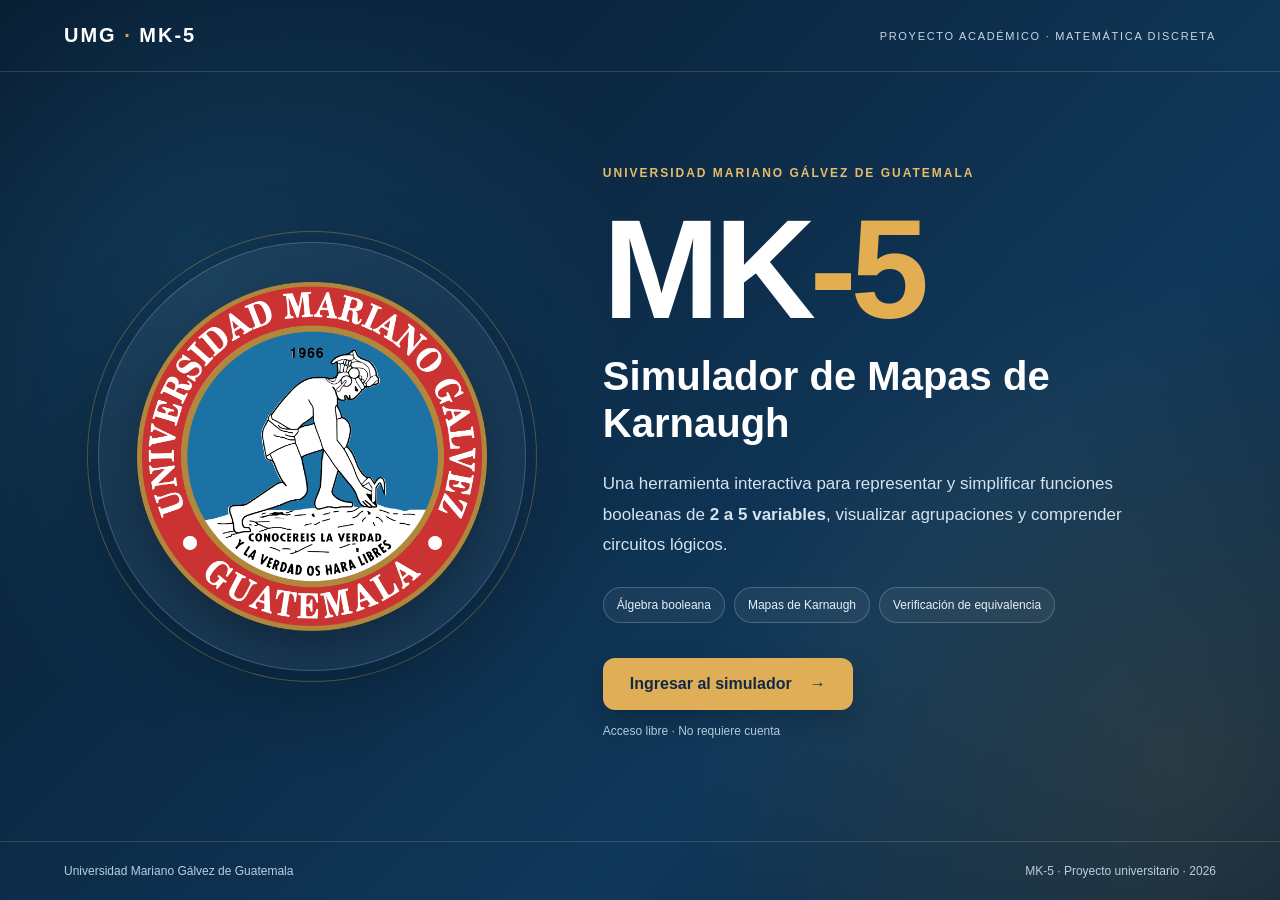
<file: index.html>
<!DOCTYPE html>
<html lang="es">
<head>
  <meta charset="UTF-8">
  <meta name="viewport" content="width=device-width, initial-scale=1.0">
  <meta name="theme-color" content="#102c4d">
  <meta name="description" content="MK-5: simulador académico de mapas de Karnaugh de 2 a 5 variables.">
  <title>MK-5 | Universidad Mariano Gálvez de Guatemala</title>
  <link rel="stylesheet" href="css/portada.css">
</head>
<body>
  <div class="page-shell">
    <header class="topbar">
      <div class="brand-mark">UMG <span>·</span> MK-5</div>
      <span class="top-label">PROYECTO ACADÉMICO · MATEMÁTICA DISCRETA</span>
    </header>
    <main class="hero">
      <div class="seal-frame"><img src="imagenes/LOGO%20UNIVERSIDAD.webp" alt="Escudo de la Universidad Mariano Gálvez de Guatemala"></div>
      <div class="hero-copy">
        <span class="eyebrow">UNIVERSIDAD MARIANO GÁLVEZ DE GUATEMALA</span>
        <h1>MK<span>-5</span></h1>
        <h2>Simulador de Mapas de Karnaugh</h2>
        <p class="description">Una herramienta interactiva para representar y simplificar funciones booleanas de <strong>2 a 5 variables</strong>, visualizar agrupaciones y comprender circuitos lógicos.</p>
        <div class="features"><span>Álgebra booleana</span><span>Mapas de Karnaugh</span><span>Verificación de equivalencia</span></div>
        <a class="cta" href="simulador.html">Ingresar al simulador <span aria-hidden="true">→</span></a>
        <p class="hint">Acceso libre · No requiere cuenta</p>
      </div>
    </main>
    <footer class="foot"><span>Universidad Mariano Gálvez de Guatemala</span><span>MK-5 · Proyecto universitario · 2026</span></footer>
  </div>
</body>
</html>
</file>
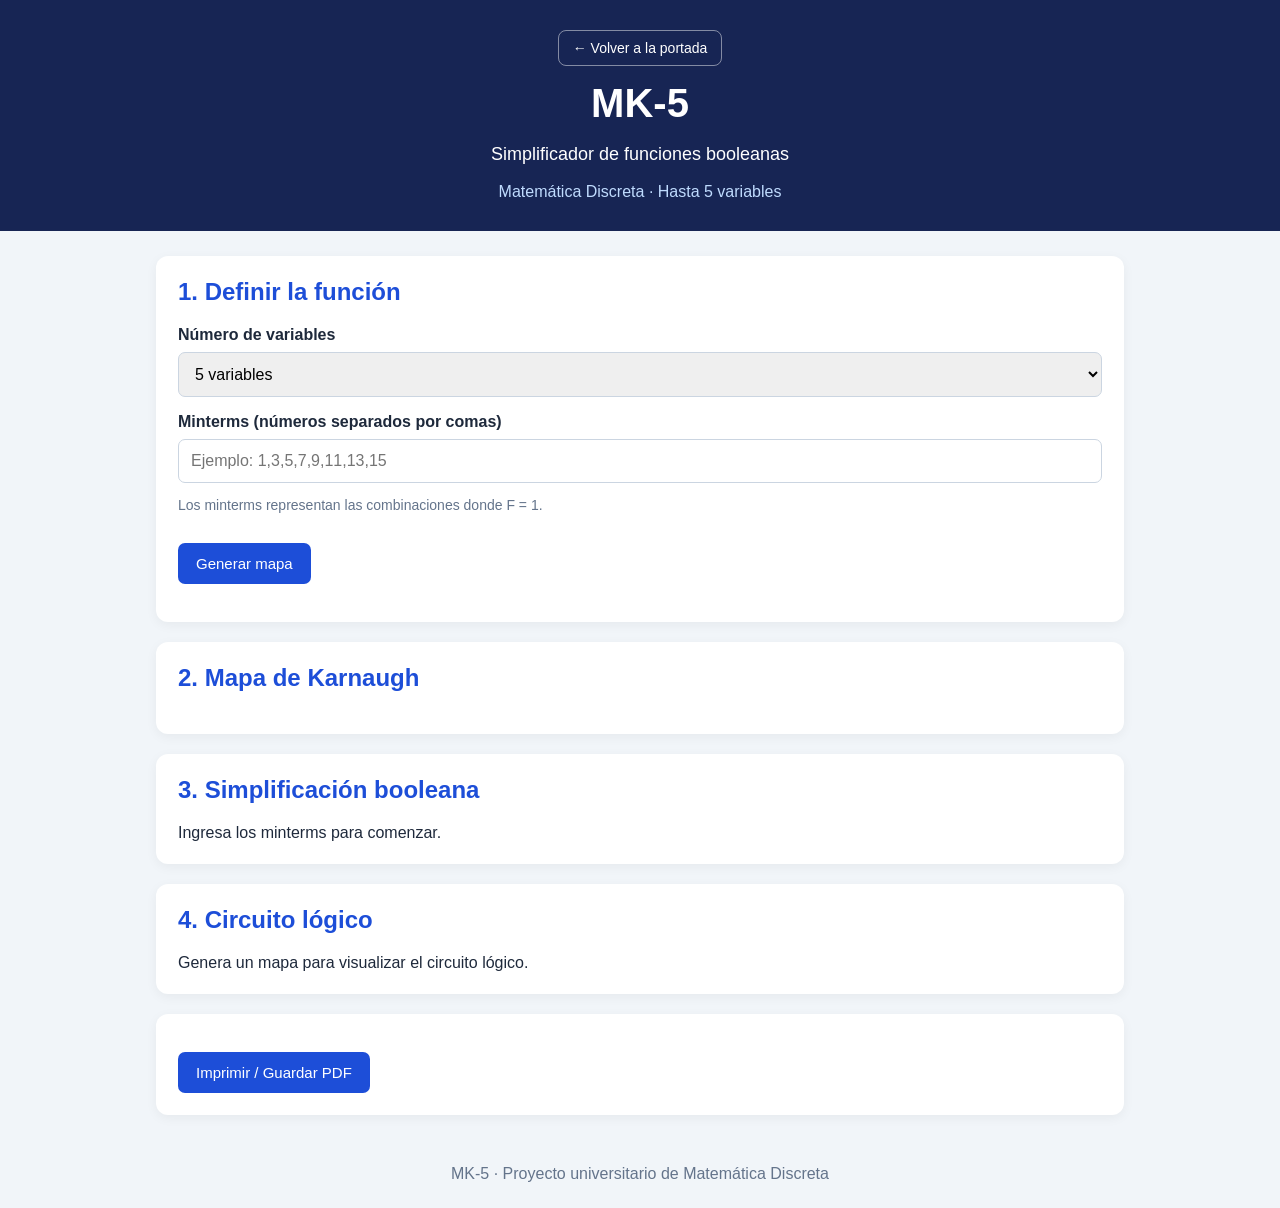
<file: simulador.html>
<!DOCTYPE html>
<html lang="es">
<head>
    <meta charset="UTF-8">
    <meta name="viewport" content="width=device-width, initial-scale=1.0">
    <title>MK-5 | Mapas de Karnaugh</title>
    <link rel="stylesheet" href="css/styles.css">
    <script src="js/app.js" defer></script>
</head>
<body>
    <header>
        <a href="index.html" class="volver-portada">← Volver a la portada</a>
        <h1>MK-5</h1>
        <p>Simplificador de funciones booleanas</p>
        <span>Matemática Discreta · Hasta 5 variables</span>
    </header>

    <main>
        <section class="panel">
            <h2>1. Definir la función</h2>

            <label for="variables">Número de variables</label>
            <select id="variables">
                <option value="2">2 variables</option>
                <option value="3">3 variables</option>
                <option value="4">4 variables</option>
                <option value="5" selected>5 variables</option>
            </select>

            <label for="minterms">
                Minterms (números separados por comas)
            </label>
            <input
                id="minterms"
                type="text"
                placeholder="Ejemplo: 1,3,5,7,9,11,13,15"
            >

            <p class="help">
                Los minterms representan las combinaciones donde F = 1.
            </p>

            <button id="generar">Generar mapa</button>
            <p id="mensaje" role="status"></p>
        </section>

        <section class="panel">
            <h2>2. Mapa de Karnaugh</h2>
            <div id="mapas" class="mapas"></div>
        </section>

        <section class="panel">
            <h2>3. Simplificación booleana</h2>
            <div id="resultado">
                Ingresa los minterms para comenzar.
            </div>
        </section>

        <section class="panel">
            <h2>4. Circuito lógico</h2>
            <div id="circuito">
                Genera un mapa para visualizar el circuito lógico.
            </div>
        </section>

        <section class="panel acciones">
            <button id="imprimir" type="button">
                Imprimir / Guardar PDF
            </button>
        </section>
    </main>

    <footer>
        MK-5 · Proyecto universitario de Matemática Discreta
    </footer>
</body>
</html>
</file>
<file: css/portada.css>
*{box-sizing:border-box}html{min-height:100%}body{margin:0;min-height:100vh;font-family:Arial,Helvetica,sans-serif;background:#0b2037;color:#fff}.page-shell{min-height:100vh;display:flex;flex-direction:column;background:radial-gradient(circle at 16% 32%,rgba(35,108,151,.30),transparent 34%),radial-gradient(circle at 92% 85%,rgba(190,146,58,.16),transparent 35%),linear-gradient(135deg,#071a2e,#10385a 68%,#0a233c)}.topbar{display:flex;justify-content:space-between;align-items:center;gap:16px;padding:24px clamp(20px,5vw,80px);border-bottom:1px solid #ffffff22}.brand-mark{font-weight:900;letter-spacing:2px;font-size:20px}.brand-mark span{color:#d8aa50}.top-label{font-size:11px;letter-spacing:1.7px;color:#c5d7e7}.hero{width:min(1140px,100%);margin:auto;padding:60px 28px;display:grid;grid-template-columns:minmax(250px,.85fr) 1.15fr;gap:clamp(30px,6vw,95px);align-items:center}.seal-frame{position:relative;display:grid;place-items:center;aspect-ratio:1;border-radius:50%;background:#ffffff0b;border:1px solid #ffffff2e;box-shadow:0 20px 80px #0004;padding:clamp(20px,3vw,40px)}.seal-frame:before{content:"";position:absolute;inset:-12px;border:1px solid #d5a74c55;border-radius:50%}.seal-frame img{width:100%;height:auto;object-fit:contain;filter:drop-shadow(0 14px 18px #0004)}.eyebrow{font-weight:700;font-size:12px;letter-spacing:2px;color:#e6bb69;line-height:1.8}.hero h1{font-size:clamp(80px,11vw,148px);line-height:.98;letter-spacing:-6px;margin:16px 0 14px}.hero h1 span{color:#e2ae51}.hero h2{font-size:clamp(24px,3.3vw,40px);line-height:1.18;margin:0 0 22px}.description{font-size:17px;line-height:1.8;color:#d4e3ef;max-width:650px}.features{display:flex;flex-wrap:wrap;gap:9px;margin:26px 0 35px}.features span{border:1px solid #ffffff33;background:#ffffff0d;border-radius:40px;padding:10px 13px;font-size:12px;color:#e7f0f7}.cta{display:inline-flex;align-items:center;justify-content:center;gap:18px;padding:17px 27px;background:#e0ae56;color:#102a46;border-radius:12px;text-decoration:none;font-weight:800;box-shadow:0 10px 26px #0003;transition:transform .2s,background .2s}.cta:hover,.cta:focus-visible{transform:translateY(-3px);background:#f3c977}.hint{font-size:12px;color:#b4c9d9;margin-top:14px}.foot{display:flex;justify-content:space-between;gap:15px;flex-wrap:wrap;border-top:1px solid #ffffff22;padding:22px clamp(20px,5vw,80px);font-size:12px;color:#b9cfe0}@media(max-width:780px){.top-label{display:none}.hero{grid-template-columns:1fr;text-align:center;padding:50px 22px}.seal-frame{width:min(270px,65vw);margin:auto}.description{margin-inline:auto}.features{justify-content:center}.hero h1{letter-spacing:-3px}.foot{justify-content:center;text-align:center}}@media(prefers-reduced-motion:reduce){.cta{transition:none}}
</file>
<file: css/styles.css>
* {
    box-sizing: border-box;
}

body {
    margin: 0;
    font-family: Arial, sans-serif;
    background: #f1f5f9;
    color: #1e293b;
}

header {
    background: #172554;
    color: white;
    padding: 30px 20px;
    text-align: center;
}

header h1 {
    margin: 0;
    font-size: 40px;
}

header p {
    font-size: 18px;
}

header span {
    color: #bfdbfe;
}

main {
    max-width: 1000px;
    margin: 25px auto;
    padding: 0 16px;
}

.panel {
    background: white;
    padding: 22px;
    margin-bottom: 20px;
    border-radius: 12px;
    box-shadow: 0 3px 12px #0000000d;
}

h2 {
    color: #1d4ed8;
    margin-top: 0;
}

label {
    display: block;
    margin: 16px 0 8px;
    font-weight: bold;
}

input, select {
    width: 100%;
    padding: 12px;
    border: 1px solid #cbd5e1;
    border-radius: 7px;
    font-size: 16px;
}

button {
    background: #1d4ed8;
    color: white;
    padding: 12px 18px;
    margin-top: 16px;
    border: none;
    border-radius: 7px;
    cursor: pointer;
    font-size: 15px;
}

button:hover {
    background: #1e40af;
}

.help {
    color: #64748b;
    font-size: 14px;
}

.mapas {
    display: grid;
    grid-template-columns: repeat(
        auto-fit, minmax(260px, 1fr)
    );
    gap: 20px;
}

.mapa {
    overflow-x: auto;
}

.mapa h3 {
    text-align: center;
}

table {
    width: 100%;
    border-collapse: collapse;
    text-align: center;
}

th, td {
    border: 1px solid #cbd5e1;
    padding: 10px;
}

th {
    background: #e2e8f0;
}

td.uno {
    background: #bbf7d0;
    color: #166534;
    font-weight: bold;
}

td.cero {
    background: #f8fafc;
}

#mensaje.error {
    color: #b91c1c;
}

footer {
    text-align: center;
    padding: 25px;
    color: #64748b;
}

@media print {
    header {
        background: white;
        color: black;
    }

    button {
        display: none;
    }

    body {
        background: white;
    }

    .panel {
        box-shadow: none;
        break-inside: avoid;
    }
}

/* Celdas del mapa de Karnaugh */
.mapa td {
    min-width: 55px;
    height: 62px;
    text-align: center;
    vertical-align: middle;
    font-weight: bold;
    transition: filter 0.2s ease;
}

.mapa td:hover {
    filter: brightness(0.94);
    outline: 2px solid #334155;
    outline-offset: -2px;
}

.numero-minterm {
    display: block;
    font-size: 11px;
    font-weight: normal;
    color: #334155;
    margin-top: 3px;
}

.etiqueta-grupo {
    display: block;
    font-size: 10px;
    font-weight: bold;
    color: #172554;
    margin-top: 2px;
    overflow-wrap: anywhere;
}

.mapa th {
    font-size: 13px;
    white-space: nowrap;
}

@media (max-width: 480px) {
    .mapa td {
        min-width: 44px;
        height: 55px;
        padding: 4px;
    }

    .etiqueta-grupo {
        font-size: 9px;
    }
}

/* ===== Mejora visual de los mapas MK-5 ===== */

.mapa {
    margin: 24px 0;
    padding: 20px;
    background: #ffffff;
    border: 1px solid #e2e8f0;
    border-radius: 14px;
    overflow-x: auto;
    box-shadow: 0 4px 12px rgba(15, 23, 42, 0.06);
}

.mapa h3 {
    margin-top: 0;
    margin-bottom: 18px;
    color: #1e293b;
    text-align: center;
}

.mapa table {
    border-collapse: separate;
    border-spacing: 4px;
    margin: 0 auto;
}

.mapa th {
    padding: 8px;
    text-align: center;
    color: #334155;
    font-size: 13px;
    white-space: nowrap;
}

.mapa td {
    position: relative;
    min-width: 68px;
    height: 76px;
    padding: 7px;
    text-align: center;
    vertical-align: middle;
    border: 2px solid #cbd5e1;
    border-radius: 9px;
    transition: transform 0.15s ease, box-shadow 0.15s ease;
}

.mapa td.celda-grupo {
    border-width: 3px;
    box-shadow: inset 0 0 0 1px rgba(255, 255, 255, 0.8);
}

.mapa td:hover {
    transform: translateY(-2px);
    box-shadow: 0 4px 10px rgba(15, 23, 42, 0.15);
}

.valor-celda {
    display: block;
    font-size: 21px;
    font-weight: 800;
    color: #0f172a;
}

.numero-minterm {
    display: block;
    margin-top: 3px;
    color: #334155;
    font-size: 11px;
}

.etiqueta-grupo {
    display: block;
    margin-top: 4px;
    color: #172554;
    font-size: 10px;
    font-weight: 800;
    overflow-wrap: anywhere;
}

.leyenda-grupos {
    margin-top: 22px;
    padding-top: 16px;
    border-top: 1px solid #e2e8f0;
}

.leyenda-grupos h4 {
    margin: 0 0 12px;
    color: #1e293b;
}

.item-grupo {
    display: flex;
    align-items: flex-start;
    gap: 10px;
    margin: 10px 0;
    padding: 10px;
    border-radius: 8px;
    background: #f8fafc;
}

.muestra-color {
    flex-shrink: 0;
    width: 18px;
    height: 18px;
    border: 2px solid;
    border-radius: 5px;
}

.item-grupo small {
    display: block;
    margin-top: 4px;
    color: #475569;
    overflow-wrap: anywhere;
}

@media (max-width: 480px) {
    .mapa {
        padding: 10px;
    }

    .mapa td {
        min-width: 48px;
        height: 62px;
        padding: 4px;
    }

    .valor-celda {
        font-size: 18px;
    }

    .etiqueta-grupo {
        font-size: 9px;
    }
}


/* ==========================================
   MEJORAS DE MAPAS DE KARNAUGH
   ========================================== */

.mapa {
    margin: 24px 0;
    padding: 20px;
    background: #ffffff;
    border: 1px solid #e2e8f0;
    border-radius: 14px;
    overflow-x: auto;
    box-shadow: 0 4px 12px rgba(15, 23, 42, 0.06);
}

.mapa h3 {
    margin: 0 0 18px;
    color: #1e293b;
    text-align: center;
}

.mapa table {
    border-collapse: separate;
    border-spacing: 4px;
    margin: 0 auto;
}

.mapa th {
    padding: 8px;
    text-align: center;
    color: #334155;
    font-size: 13px;
    white-space: nowrap;
}

.mapa td {
    position: relative;
    min-width: 66px;
    height: 76px;
    padding: 7px;
    text-align: center;
    vertical-align: middle;
    border: 2px solid #cbd5e1;
    border-radius: 9px;
    transition: transform 0.15s ease;
}

.mapa td.celda-grupo {
    border-width: 3px;
}

.mapa td:hover {
    transform: translateY(-2px);
}

.valor-celda {
    display: block;
    font-size: 22px;
    line-height: 1.2;
    font-weight: 800;
    color: #0f172a;
}

.numero-minterm {
    display: block;
    margin-top: 4px;
    color: #334155;
    font-size: 11px;
}

.etiqueta-grupo {
    display: inline-block;
    margin-top: 4px;
    padding: 2px 6px;
    color: #172554;
    background: rgba(255, 255, 255, 0.75);
    border-radius: 5px;
    font-size: 10px;
    font-weight: 800;
    overflow-wrap: anywhere;
}

/* ==========================================
   LEYENDA DE GRUPOS
   ========================================== */

.leyenda-grupos {
    margin-top: 22px;
    padding-top: 16px;
    border-top: 1px solid #e2e8f0;
}

.leyenda-grupos h4 {
    margin: 0 0 12px;
    color: #1e293b;
}

.item-grupo {
    display: flex;
    align-items: flex-start;
    gap: 12px;
    margin: 10px 0;
    padding: 12px;
    border-radius: 9px;
    background: #f8fafc;
}

.muestra-color {
    flex-shrink: 0;
    width: 18px;
    height: 18px;
    border: 2px solid;
    border-radius: 5px;
}

.detalle-grupo {
    display: flex;
    flex-direction: column;
    gap: 5px;
    min-width: 0;
}

.expresion-grupo {
    font-size: 15px;
    font-weight: 600;
    color: #1e293b;
}

.detalle-grupo small {
    color: #475569;
    overflow-wrap: anywhere;
}

/* ==========================================
   RESULTADO SIMPLIFICADO
   ========================================== */

.resultado-funcion {
    padding: 18px;
    border: 1px solid #e2e8f0;
    border-radius: 12px;
    background: #ffffff;
}

.expresion-final {
    margin: 10px 0 18px;
    padding: 16px;
    border-radius: 8px;
    background: #eff6ff;
    color: #1d4ed8;
    font-size: 22px;
    font-weight: 800;
    text-align: center;
    overflow-wrap: anywhere;
}

/* ==========================================
   CIRCUITO LÓGICO
   ========================================== */

.circuito-contenedor {
    width: 100%;
    margin: 20px 0;
    padding: 18px;
    background: #ffffff;
    border: 1px solid #e2e8f0;
    border-radius: 14px;
    overflow-x: auto;
    box-shadow: 0 4px 12px rgba(15, 23, 42, 0.05);
}

.diagrama-circuito {
    display: block;
    width: 100%;
    min-width: 600px;
    height: auto;
}

.titulo-svg {
    fill: #64748b;
    font-size: 13px;
    font-weight: 700;
}

.etiqueta-svg {
    fill: #334155;
    font-size: 12px;
    font-weight: 800;
}

.literal-svg {
    fill: #0f172a;
    font-size: 13px;
    font-weight: 700;
}

.compuerta-svg {
    fill: #1e293b;
    font-size: 15px;
    font-weight: 800;
}

.cable-svg {
    stroke: #475569;
    stroke-width: 2;
    fill: none;
    stroke-linecap: round;
}

.salida-svg {
    fill: #15803d;
    font-size: 18px;
    font-weight: 900;
}

.formula-circuito {
    margin-top: 16px;
    padding: 14px;
    border-radius: 8px;
    background: #f1f5f9;
    color: #0f172a;
    overflow-wrap: anywhere;
}

.nota-circuito {
    color: #64748b;
    font-size: 13px;
    line-height: 1.6;
}

.circuito-constante {
    margin: 20px 0;
    padding: 24px;
    text-align: center;
    background: #f0fdf4;
    border: 1px solid #bbf7d0;
    border-radius: 12px;
}

.constante-bloque {
    display: inline-block;
    padding: 12px 28px;
    background: #bbf7d0;
    border: 2px solid #16a34a;
    border-radius: 8px;
    font-size: 28px;
    font-weight: 900;
}

.circuito-mensaje {
    padding: 16px;
    color: #64748b;
}

/* ==========================================
   DISEÑO PARA PANTALLAS PEQUEÑAS
   ========================================== */

@media (max-width: 480px) {
    .mapa {
        padding: 10px;
    }

    .mapa td {
        min-width: 48px;
        height: 65px;
        padding: 4px;
    }

    .valor-celda {
        font-size: 18px;
    }

    .etiqueta-grupo {
        font-size: 9px;
        padding: 2px 4px;
    }

    .expresion-final {
        font-size: 18px;
    }

    .circuito-contenedor {
        padding: 10px;
    }
}

/* ==========================================
   IMPRESIÓN
   ========================================== */

@media print {
    .circuito-contenedor,
    .mapa,
    .resultado-funcion {
        box-shadow: none;
        break-inside: avoid;
    }

    .circuito-contenedor {
        overflow: visible;
    }

    .diagrama-circuito {
        min-width: 0;
    }
}

/* Símbolos de compuertas lógicas */

.not-triangulo {
    fill: #dbeafe;
    stroke: #2563eb;
    stroke-width: 2;
    stroke-linejoin: round;
}

.not-burbuja {
    fill: #ffffff;
    stroke: #2563eb;
    stroke-width: 2;
}

.and-gate {
    stroke: #475569;
    stroke-width: 2;
    stroke-linejoin: round;
}

.or-gate {
    fill: #dbeafe;
    stroke: #2563eb;
    stroke-width: 2;
    stroke-linejoin: round;
}

.leyenda-circuito {
    margin-top: 15px;
    padding: 12px 16px;
    border-radius: 8px;
    background: #f8fafc;
    color: #334155;
    font-size: 14px;
    line-height: 1.5;
}

.leyenda-circuito p {
    margin: 5px 0;
}

.diagrama-circuito {
    display: block;
    width: 100%;
    min-width: 720px;
    height: auto;
}

.circuito-contenedor {
    overflow-x: auto;
}

/* Navegación institucional MK-5 */
.volver-portada{display:inline-block;margin-bottom:15px;color:#fff;text-decoration:none;font-size:14px;border:1px solid #ffffff77;padding:9px 14px;border-radius:8px}.volver-portada:hover,.volver-portada:focus-visible{background:#ffffff25;text-decoration:underline}
</file>
